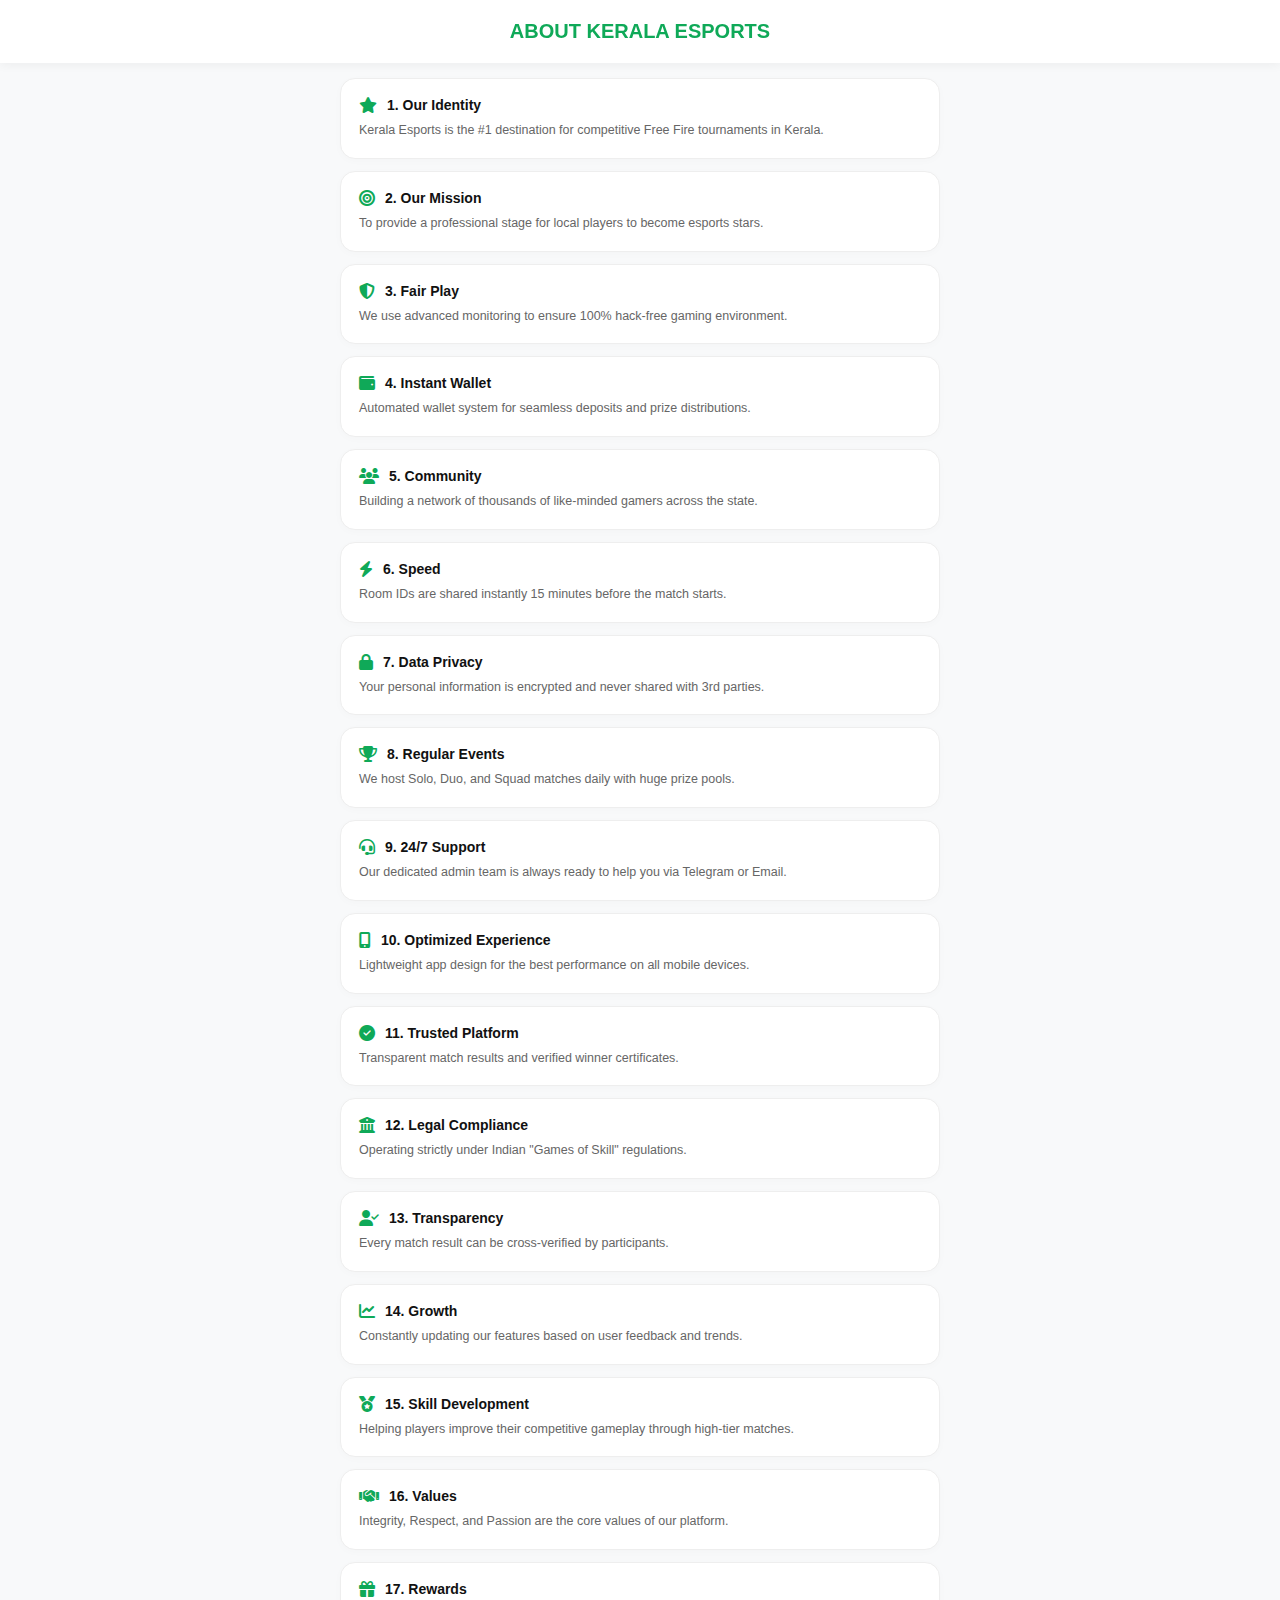
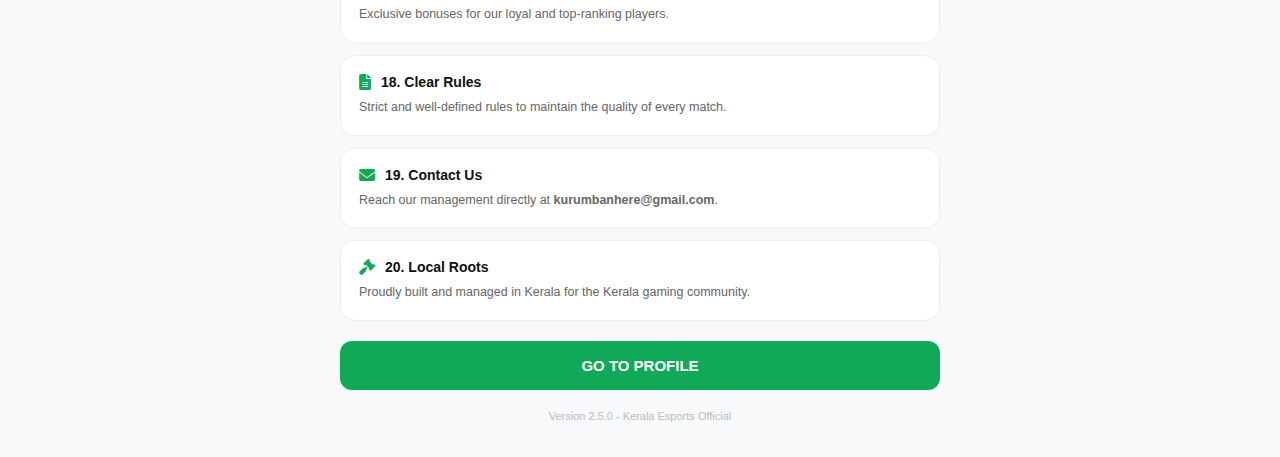
<file: about-us.html>
<!DOCTYPE html>
<html lang="en">
<head>
    <meta charset="UTF-8">
    <meta name="viewport" content="width=device-width, initial-scale=1.0, user-scalable=no">
    <title>About Us - KERALA ESPORTS</title>
    <link rel="stylesheet" href="https://cdnjs.cloudflare.com/ajax/libs/font-awesome/6.5.0/css/all.min.css">
    <style>
        :root { --p-green: #0fa958; --bg: #f8f9fa; --text: #333; }
        body { font-family: 'Poppins', sans-serif; background: var(--bg); color: var(--text); margin: 0; padding: 0; }
        .header { background: #fff; padding: 20px; text-align: center; box-shadow: 0 2px 10px rgba(0,0,0,0.05); position: sticky; top: 0; z-index: 100; }
        .header h2 { margin: 0; color: var(--p-green); font-size: 20px; font-weight: 800; text-transform: uppercase; }
        .container { padding: 15px; max-width: 600px; margin: auto; }
        .about-card { background: #fff; padding: 18px; border-radius: 15px; margin-bottom: 12px; border: 1px solid #eee; box-shadow: 0 2px 8px rgba(0,0,0,0.02); }
        .about-card h3 { font-size: 14px; color: #111; margin: 0 0 8px 0; display: flex; align-items: center; gap: 10px; font-weight: 700; }
        .about-card h3 i { color: var(--p-green); font-size: 16px; }
        .about-card p { font-size: 12.5px; color: #666; margin: 0; line-height: 1.5; text-align: left; }
        .btn-home { display: block; width: 100%; padding: 16px; background: var(--p-green); color: #fff; text-align: center; text-decoration: none; border-radius: 12px; font-weight: 800; margin-top: 20px; font-size: 15px; box-sizing: border-box; }
    </style>
</head>
<body>

<div class="header"><h2>ABOUT KERALA ESPORTS</h2></div>

<div class="container">
    <div class="about-card"><h3><i class="fas fa-star"></i> 1. Our Identity</h3><p>Kerala Esports is the #1 destination for competitive Free Fire tournaments in Kerala.</p></div>
    <div class="about-card"><h3><i class="fas fa-bullseye"></i> 2. Our Mission</h3><p>To provide a professional stage for local players to become esports stars.</p></div>
    <div class="about-card"><h3><i class="fas fa-shield-alt"></i> 3. Fair Play</h3><p>We use advanced monitoring to ensure 100% hack-free gaming environment.</p></div>
    <div class="about-card"><h3><i class="fas fa-wallet"></i> 4. Instant Wallet</h3><p>Automated wallet system for seamless deposits and prize distributions.</p></div>
    <div class="about-card"><h3><i class="fas fa-users"></i> 5. Community</h3><p>Building a network of thousands of like-minded gamers across the state.</p></div>
    <div class="about-card"><h3><i class="fas fa-bolt"></i> 6. Speed</h3><p>Room IDs are shared instantly 15 minutes before the match starts.</p></div>
    <div class="about-card"><h3><i class="fas fa-lock"></i> 7. Data Privacy</h3><p>Your personal information is encrypted and never shared with 3rd parties.</p></div>
    <div class="about-card"><h3><i class="fas fa-trophy"></i> 8. Regular Events</h3><p>We host Solo, Duo, and Squad matches daily with huge prize pools.</p></div>
    <div class="about-card"><h3><i class="fas fa-headset"></i> 9. 24/7 Support</h3><p>Our dedicated admin team is always ready to help you via Telegram or Email.</p></div>
    <div class="about-card"><h3><i class="fas fa-mobile-alt"></i> 10. Optimized Experience</h3><p>Lightweight app design for the best performance on all mobile devices.</p></div>
    <div class="about-card"><h3><i class="fas fa-check-circle"></i> 11. Trusted Platform</h3><p>Transparent match results and verified winner certificates.</p></div>
    <div class="about-card"><h3><i class="fas fa-university"></i> 12. Legal Compliance</h3><p>Operating strictly under Indian "Games of Skill" regulations.</p></div>
    <div class="about-card"><h3><i class="fas fa-user-check"></i> 13. Transparency</h3><p>Every match result can be cross-verified by participants.</p></div>
    <div class="about-card"><h3><i class="fas fa-chart-line"></i> 14. Growth</h3><p>Constantly updating our features based on user feedback and trends.</p></div>
    <div class="about-card"><h3><i class="fas fa-medal"></i> 15. Skill Development</h3><p>Helping players improve their competitive gameplay through high-tier matches.</p></div>
    <div class="about-card"><h3><i class="fas fa-handshake"></i> 16. Values</h3><p>Integrity, Respect, and Passion are the core values of our platform.</p></div>
    <div class="about-card"><h3><i class="fas fa-gift"></i> 17. Rewards</h3><p>Exclusive bonuses for our loyal and top-ranking players.</p></div>
    <div class="about-card"><h3><i class="fas fa-file-alt"></i> 18. Clear Rules</h3><p>Strict and well-defined rules to maintain the quality of every match.</p></div>
    <div class="about-card"><h3><i class="fas fa-envelope"></i> 19. Contact Us</h3><p>Reach our management directly at <b>kurumbanhere@gmail.com</b>.</p></div>
    <div class="about-card"><h3><i class="fas fa-gavel"></i> 20. Local Roots</h3><p>Proudly built and managed in Kerala for the Kerala gaming community.</p></div>

    <a href="index.html" class="btn-home">GO TO PROFILE</a>
    <p style="text-align: center; font-size: 11px; color: #bbb; margin: 20px 0;">Version 2.5.0 - Kerala Esports Official</p>
</div>

</body>
</html>
</file>
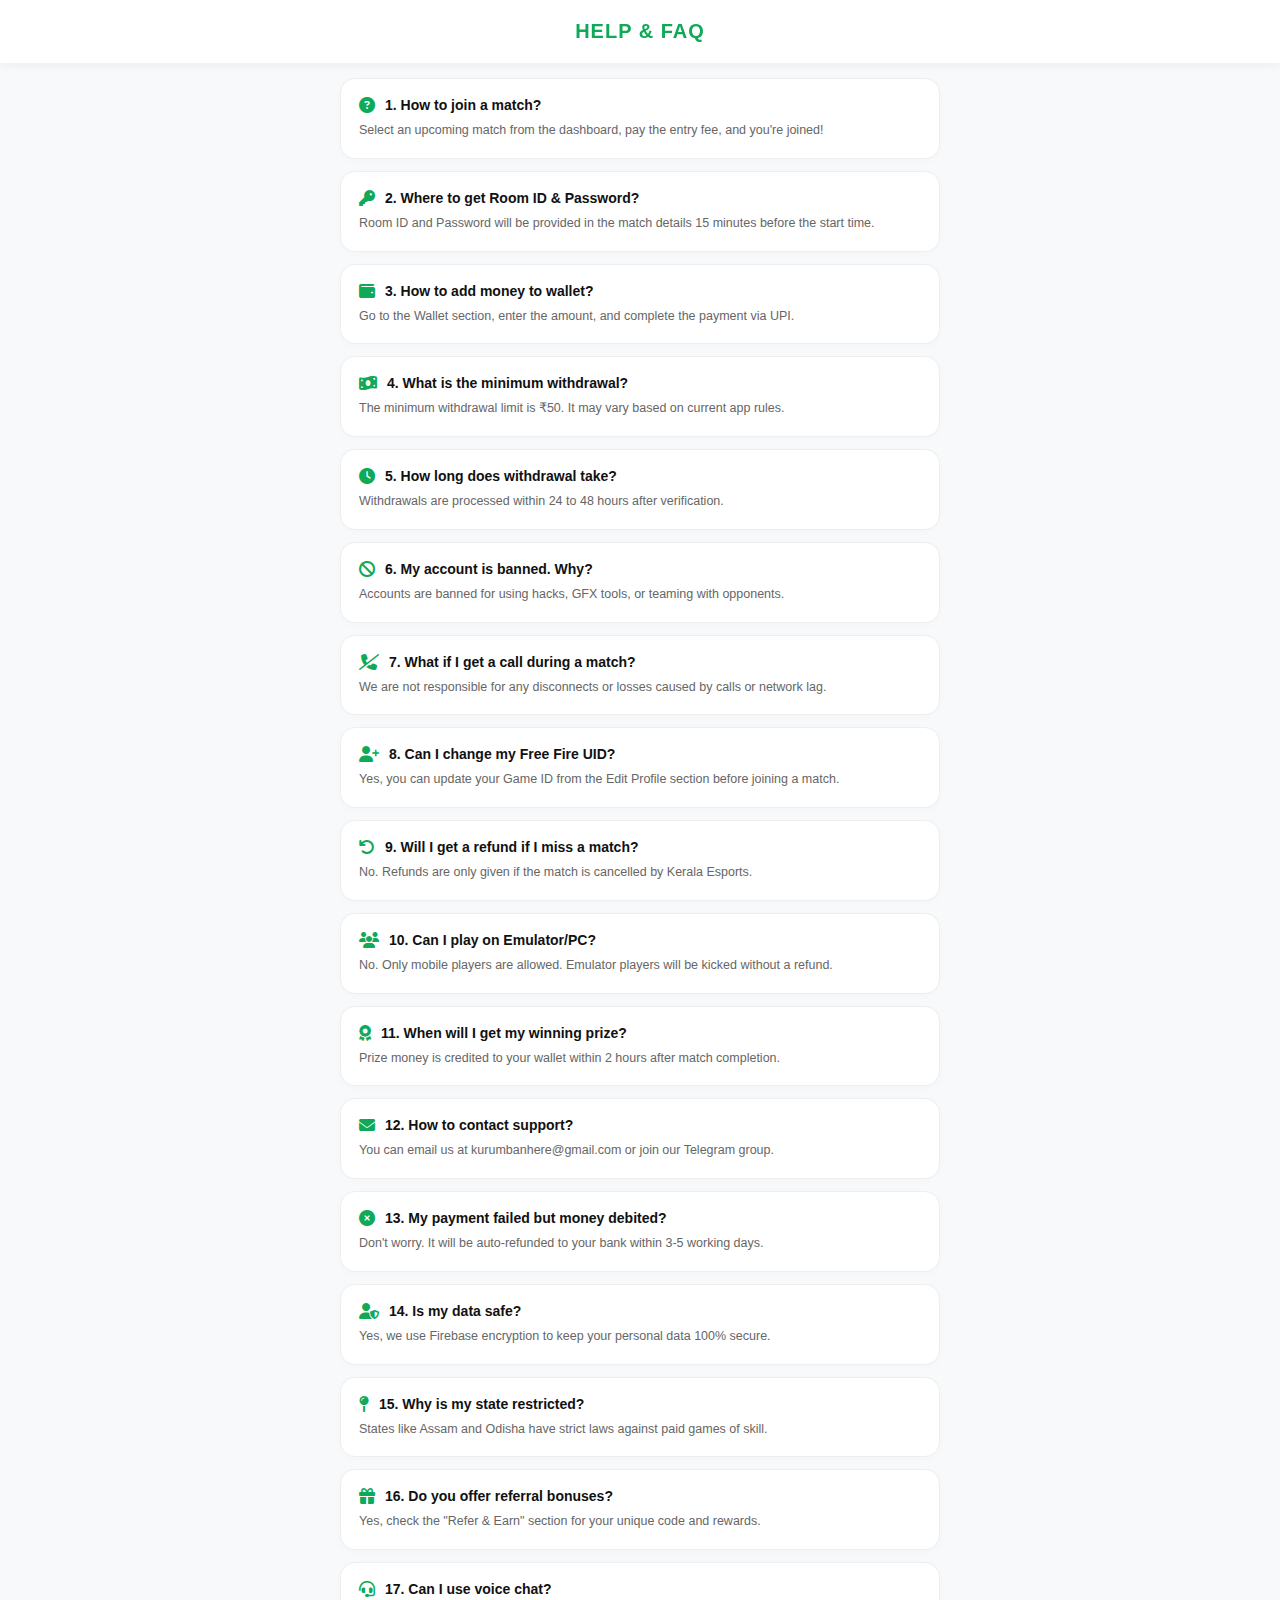
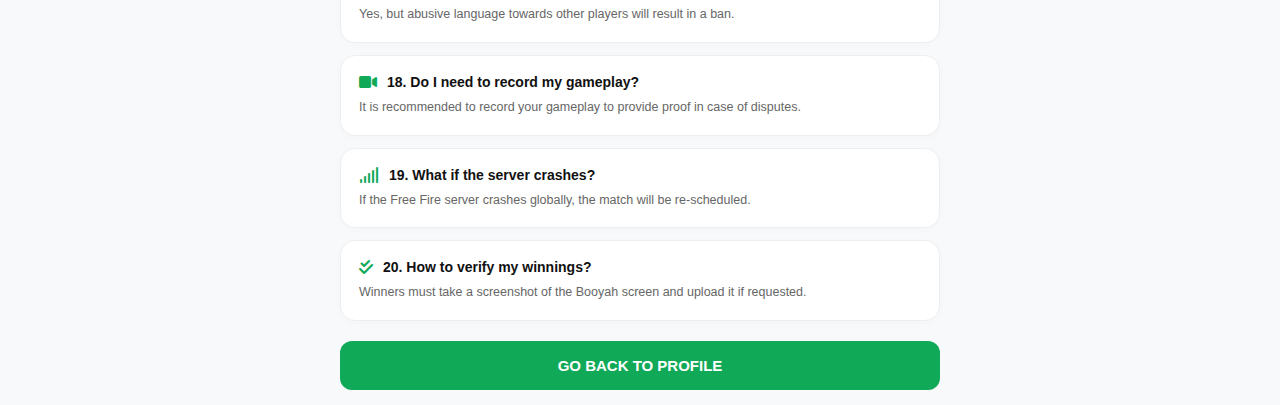
<file: faq.html>
<!DOCTYPE html>
<html lang="en">
<head>
    <meta charset="UTF-8">
    <meta name="viewport" content="width=device-width, initial-scale=1.0, user-scalable=no">
    <title>FAQs - KERALA ESPORTS</title>
    <link rel="stylesheet" href="https://cdnjs.cloudflare.com/ajax/libs/font-awesome/6.5.0/css/all.min.css">
    <style>
        :root { --p-green: #0fa958; --bg: #f8f9fa; --text: #333; }
        body { font-family: 'Poppins', sans-serif; background: var(--bg); color: var(--text); margin: 0; padding: 0; }
        
        .header { 
            background: #fff; padding: 20px; text-align: center; 
            box-shadow: 0 2px 10px rgba(0,0,0,0.05); position: sticky; top: 0; z-index: 100;
        }
        .header h2 { margin: 0; color: var(--p-green); font-size: 20px; font-weight: 800; letter-spacing: 1px; }

        .container { padding: 15px; max-width: 600px; margin: auto; }

        .faq-card {
            background: #fff; padding: 18px; border-radius: 15px; 
            margin-bottom: 12px; border: 1px solid #eee;
            box-shadow: 0 2px 8px rgba(0,0,0,0.02);
        }
        .faq-card h3 { 
            font-size: 14px; color: #111; margin: 0 0 8px 0; 
            display: flex; align-items: center; gap: 10px; font-weight: 700;
        }
        .faq-card h3 i { color: var(--p-green); font-size: 16px; }
        .faq-card p { font-size: 12.5px; color: #666; margin: 0; line-height: 1.5; }

        .btn-home {
            display: block; width: 100%; padding: 16px; background: var(--p-green);
            color: #fff; text-align: center; text-decoration: none; border-radius: 12px;
            font-weight: 800; margin-top: 20px; font-size: 15px; box-sizing: border-box;
        }
    </style>
</head>
<body>

<div class="header"><h2>HELP & FAQ</h2></div>

<div class="container">
    <div class="faq-card"><h3><i class="fas fa-question-circle"></i> 1. How to join a match?</h3><p>Select an upcoming match from the dashboard, pay the entry fee, and you're joined!</p></div>
    <div class="faq-card"><h3><i class="fas fa-key"></i> 2. Where to get Room ID & Password?</h3><p>Room ID and Password will be provided in the match details 15 minutes before the start time.</p></div>
    <div class="faq-card"><h3><i class="fas fa-wallet"></i> 3. How to add money to wallet?</h3><p>Go to the Wallet section, enter the amount, and complete the payment via UPI.</p></div>
    <div class="faq-card"><h3><i class="fas fa-money-bill-wave"></i> 4. What is the minimum withdrawal?</h3><p>The minimum withdrawal limit is ₹50. It may vary based on current app rules.</p></div>
    <div class="faq-card"><h3><i class="fas fa-clock"></i> 5. How long does withdrawal take?</h3><p>Withdrawals are processed within 24 to 48 hours after verification.</p></div>
    <div class="faq-card"><h3><i class="fas fa-ban"></i> 6. My account is banned. Why?</h3><p>Accounts are banned for using hacks, GFX tools, or teaming with opponents.</p></div>
    <div class="faq-card"><h3><i class="fas fa-phone-slash"></i> 7. What if I get a call during a match?</h3><p>We are not responsible for any disconnects or losses caused by calls or network lag.</p></div>
    <div class="faq-card"><h3><i class="fas fa-user-plus"></i> 8. Can I change my Free Fire UID?</h3><p>Yes, you can update your Game ID from the Edit Profile section before joining a match.</p></div>
    <div class="faq-card"><h3><i class="fas fa-undo"></i> 9. Will I get a refund if I miss a match?</h3><p>No. Refunds are only given if the match is cancelled by Kerala Esports.</p></div>
    <div class="faq-card"><h3><i class="fas fa-users"></i> 10. Can I play on Emulator/PC?</h3><p>No. Only mobile players are allowed. Emulator players will be kicked without a refund.</p></div>
    <div class="faq-card"><h3><i class="fas fa-award"></i> 11. When will I get my winning prize?</h3><p>Prize money is credited to your wallet within 2 hours after match completion.</p></div>
    <div class="faq-card"><h3><i class="fas fa-envelope"></i> 12. How to contact support?</h3><p>You can email us at kurumbanhere@gmail.com or join our Telegram group.</p></div>
    <div class="faq-card"><h3><i class="fas fa-times-circle"></i> 13. My payment failed but money debited?</h3><p>Don't worry. It will be auto-refunded to your bank within 3-5 working days.</p></div>
    <div class="faq-card"><h3><i class="fas fa-user-shield"></i> 14. Is my data safe?</h3><p>Yes, we use Firebase encryption to keep your personal data 100% secure.</p></div>
    <div class="faq-card"><h3><i class="fas fa-map-pin"></i> 15. Why is my state restricted?</h3><p>States like Assam and Odisha have strict laws against paid games of skill.</p></div>
    <div class="faq-card"><h3><i class="fas fa-gift"></i> 16. Do you offer referral bonuses?</h3><p>Yes, check the "Refer & Earn" section for your unique code and rewards.</p></div>
    <div class="faq-card"><h3><i class="fas fa-headset"></i> 17. Can I use voice chat?</h3><p>Yes, but abusive language towards other players will result in a ban.</p></div>
    <div class="faq-card"><h3><i class="fas fa-video"></i> 18. Do I need to record my gameplay?</h3><p>It is recommended to record your gameplay to provide proof in case of disputes.</p></div>
    <div class="faq-card"><h3><i class="fas fa-signal"></i> 19. What if the server crashes?</h3><p>If the Free Fire server crashes globally, the match will be re-scheduled.</p></div>
    <div class="faq-card"><h3><i class="fas fa-check-double"></i> 20. How to verify my winnings?</h3><p>Winners must take a screenshot of the Booyah screen and upload it if requested.</p></div>

    <a href="index.html" class="btn-home">GO BACK TO PROFILE</a>
</div>

</body>
</html>
</file>
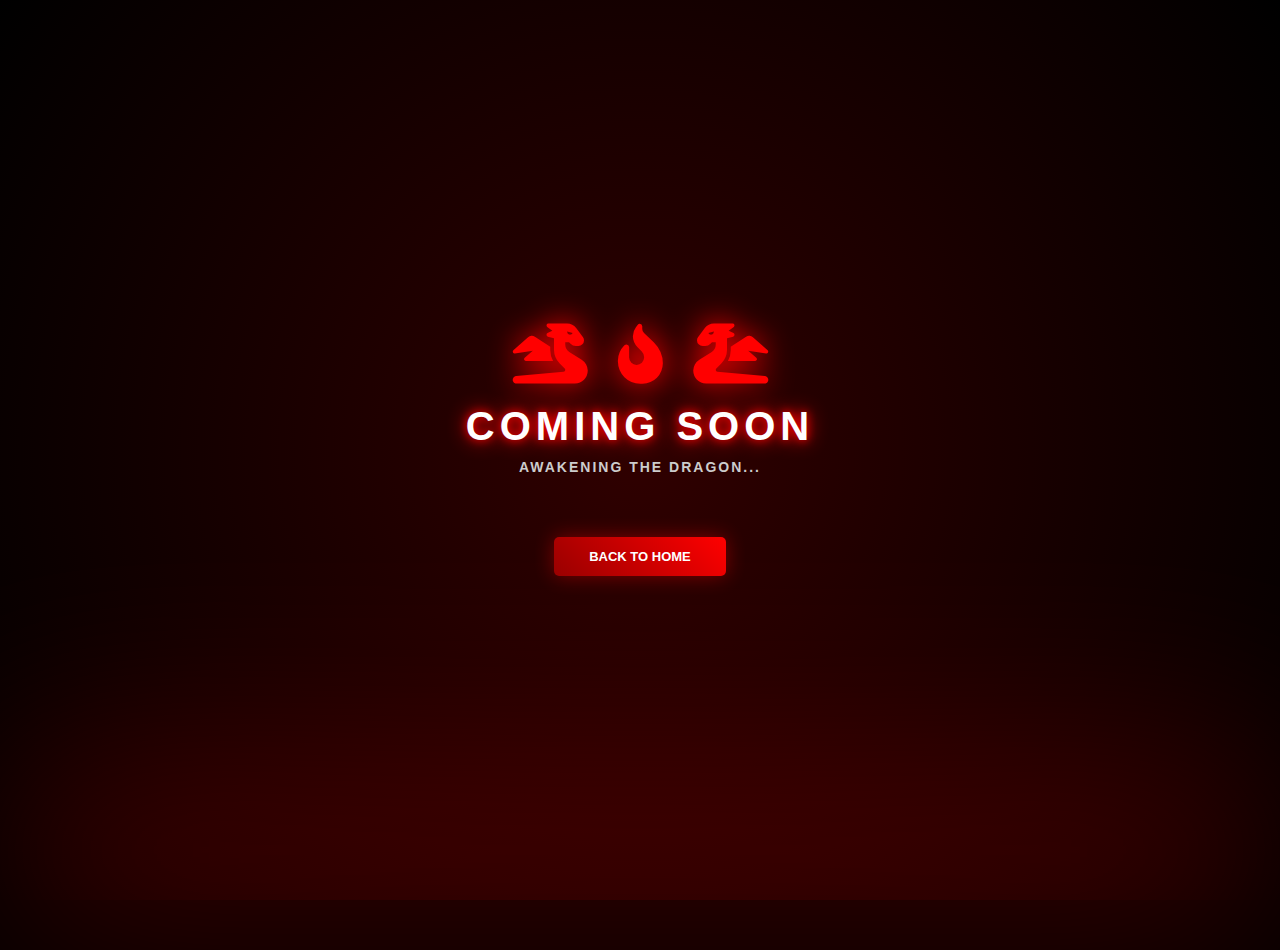
<file: join-private.html>
<!DOCTYPE html>
<html lang="en">
<head>
    <meta charset="UTF-8">
    <title>Coming Soon - KL ESPORTS</title>
    <meta name="viewport" content="width=device-width, initial-scale=1.0, user-scalable=no">
    <link rel="stylesheet" href="https://cdnjs.cloudflare.com/ajax/libs/font-awesome/6.5.0/css/all.min.css">
    <style>
        :root { --p-red: #ff0000; --dark-bg: #000000; }
        
        body {
            margin: 0;
            padding: 0;
            font-family: 'Segoe UI', sans-serif;
            background: var(--dark-bg);
            height: 100vh;
            display: flex;
            align-items: center;
            justify-content: center;
            color: white;
            overflow: hidden;
        }

        .container {
            text-align: center;
            position: relative;
            z-index: 10;
        }

        /* 🐉 Dragon Icons */
        .dragon-box {
            display: flex;
            justify-content: center;
            gap: 30px;
            font-size: 60px;
            color: var(--p-red);
            margin-bottom: 20px;
            filter: drop-shadow(0 0 15px #ff0000);
        }

        .fa-dragon {
            animation: breathe 2s infinite alternate ease-in-out;
        }

        h1 {
            font-size: 40px;
            font-weight: 900;
            margin: 0;
            letter-spacing: 5px;
            color: #fff;
            text-shadow: 0 0 10px #ff0000, 0 0 20px #ff0000;
            text-transform: uppercase;
        }

        p {
            color: #ccc;
            font-size: 14px;
            margin-top: 10px;
            letter-spacing: 2px;
            font-weight: bold;
        }

        /* 🔥 Fire Button */
        .btn-home {
            margin-top: 30px;
            background: linear-gradient(45deg, #990000, #ff0000);
            color: white;
            text-decoration: none;
            padding: 12px 35px;
            border-radius: 5px;
            font-weight: 800;
            font-size: 13px;
            display: inline-block;
            box-shadow: 0 0 20px rgba(255, 0, 0, 0.4);
            transition: 0.3s;
            border: none;
        }

        .btn-home:active {
            transform: scale(0.9);
            box-shadow: 0 0 5px #ff0000;
        }

        /* ⚡ Animations */
        @keyframes breathe {
            from { transform: scale(1) translateY(0); opacity: 0.7; }
            to { transform: scale(1.1) translateY(-10px); opacity: 1; }
        }

        /* Dark Smoke Effect Background */
        .smoke-bg {
            position: absolute;
            width: 100%;
            height: 100%;
            background: radial-gradient(circle, rgba(60,0,0,1) 0%, rgba(0,0,0,1) 100%);
            z-index: 1;
            opacity: 0.8;
        }

        .fire-glow {
            position: absolute;
            bottom: -50px;
            width: 100%;
            height: 200px;
            background: var(--p-red);
            filter: blur(100px);
            opacity: 0.2;
            z-index: 2;
        }
    </style>
</head>
<body>

    <div class="smoke-bg"></div>
    <div class="fire-glow"></div>

    <div class="container">
        <div class="dragon-box">
            <i class="fa-solid fa-dragon"></i>
            <i class="fa-solid fa-fire-flame-curved"></i>
            <i class="fa-solid fa-dragon fa-flip-horizontal"></i>
        </div>
        <h1>COMING SOON</h1>
        <p>AWAKENING THE DRAGON...</p>
        <br>
        <a href="index.html" class="btn-home">BACK TO HOME</a>
    </div>

</body>
</html>
</file>
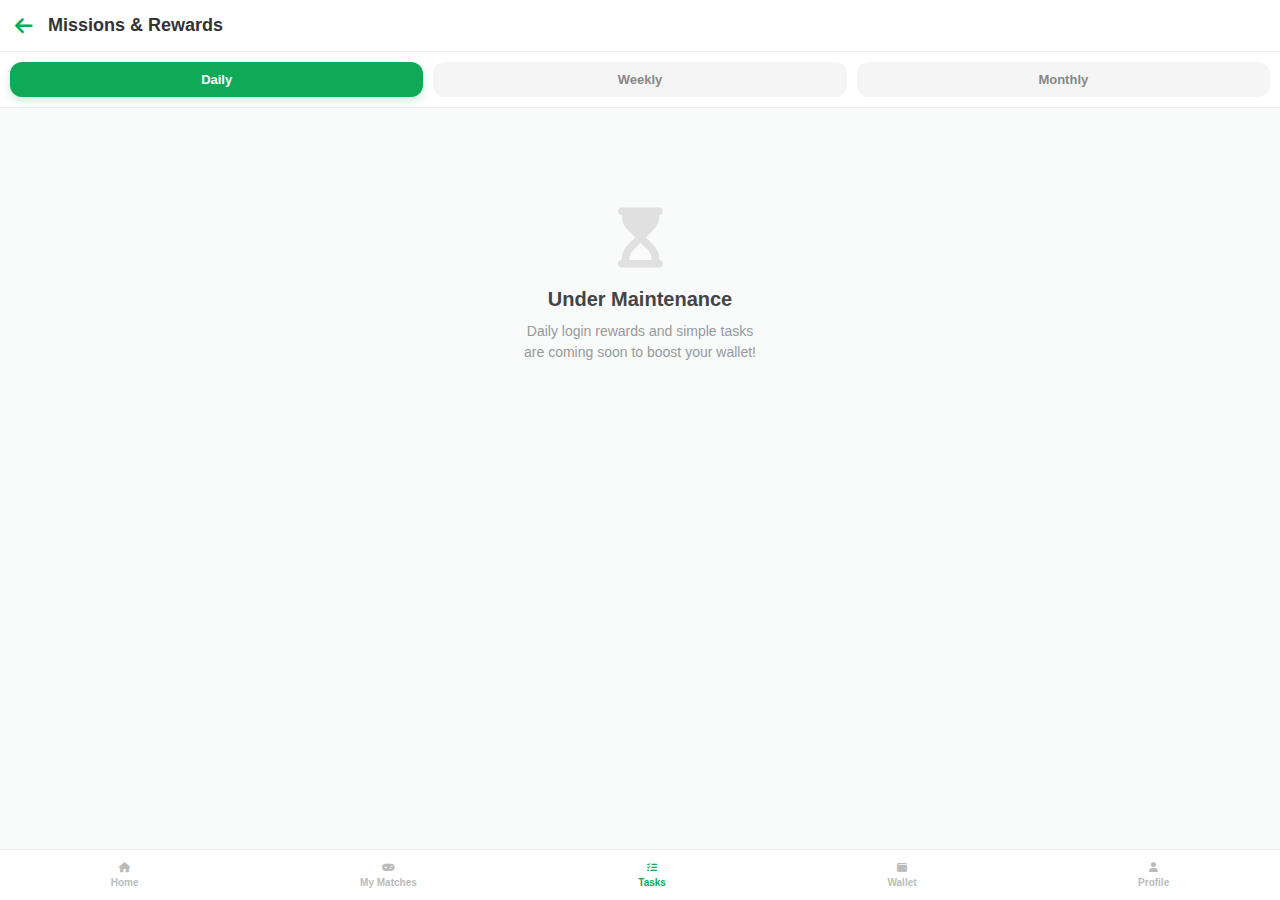
<file: missions.html>
<!DOCTYPE html>
<html lang="en">
<head>
    <meta charset="UTF-8">
    <meta name="viewport" content="width=device-width, initial-scale=1.0">
    <title>Missions - KL ESPORTS</title>
    <link rel="icon" href="data:,">
    
    <link rel="stylesheet" href="https://cdnjs.cloudflare.com/ajax/libs/font-awesome/6.5.0/css/all.min.css">
    
    <style>
        :root { --p-green: #0fa958; --bg-light: #f8fbf9; }
        body { margin: 0; font-family: 'Segoe UI', sans-serif; background: var(--bg-light); color: #333; padding-bottom: 80px; }

        /* LOADER STYLES */
        #loader {
            position: fixed; top: 0; left: 0; width: 100%; height: 100%;
            background: #ffffff; display: flex; justify-content: center; align-items: center;
            z-index: 10000;
        }
        .spinner {
            width: 40px; height: 40px;
            border: 4px solid #f3f3f3; border-top: 4px solid var(--p-green);
            border-radius: 50%; animation: spin 1s linear infinite;
        }
        @keyframes spin { 0% { transform: rotate(0deg); } 100% { transform: rotate(360deg); } }

        /* HEADER */
        .header { background: white; padding: 15px; display: flex; align-items: center; border-bottom: 1px solid #eee; position: sticky; top: 0; z-index: 100; }
        .header i { font-size: 20px; margin-right: 15px; color: var(--p-green); cursor: pointer; }
        .header b { font-size: 18px; }

        /* TAB STYLING */
        .tabs { display: flex; background: white; padding: 10px; gap: 10px; border-bottom: 1px solid #eee; }
        .tab { 
            flex: 1; text-align: center; padding: 10px; font-size: 13px; font-weight: 700; 
            color: #888; cursor: pointer; border-radius: 12px; transition: 0.3s;
            background: #f5f5f5;
        }
        .tab.active { background: var(--p-green); color: white; box-shadow: 0 4px 10px rgba(15, 169, 88, 0.2); }

        .container { padding: 20px; animation: fadeIn 0.5s ease; }
        @keyframes fadeIn { from { opacity: 0; transform: translateY(10px); } to { opacity: 1; transform: translateY(0); } }

        /* MISSION CARD PLACEHOLDER */
        .empty-state { text-align: center; padding: 80px 20px; }
        .empty-state i { font-size: 60px; color: #e0e0e0; margin-bottom: 20px; }
        .empty-state h3 { color: #444; margin: 0 0 10px; font-size: 20px; }
        .empty-state p { color: #999; font-size: 14px; line-height: 1.5; max-width: 250px; margin: 0 auto; }

        /* BOTTOM NAV */
        .bottom-nav{ display:flex; justify-content:space-around; align-items:center; position:fixed; bottom:0; width:100%; background:white; padding:12px 0; border-top: 1px solid #eee; }
        .bottom-nav div{ display:flex; flex-direction:column; align-items:center; color:#bbb; font-size:10px; font-weight: bold; gap:5px; cursor: pointer; }
        .bottom-nav .active{ color:var(--p-green); }
    </style>
</head>
<body>

<div id="loader"><div class="spinner"></div></div>

<div class="header">
    <i class="fa-solid fa-arrow-left" onclick="history.back()"></i>
    <b>Missions & Rewards</b>
</div>

<div class="tabs">
    <div class="tab active" onclick="switchTab('daily', this)">Daily</div>
    <div class="tab" onclick="switchTab('weekly', this)">Weekly</div>
    <div class="tab" onclick="switchTab('monthly', this)">Monthly</div>
</div>

<div id="task-container" class="container">
    
    <div id="daily-tasks" class="tab-content">
        <div class="empty-state">
            <i class="fa-solid fa-hourglass-start"></i>
            <h3>Under Maintenance</h3>
            <p>Daily login rewards and simple tasks are coming soon to boost your wallet!</p>
        </div>
    </div>

    <div id="weekly-tasks" class="tab-content" style="display:none;">
        <div class="empty-state">
            <i class="fa-solid fa-calendar-week"></i>
            <h3>Weekly Challenges</h3>
            <p>Complete 5 matches in a week to earn special bonus cash. Stay tuned!</p>
        </div>
    </div>

    <div id="monthly-tasks" class="tab-content" style="display:none;">
        <div class="empty-state">
            <i class="fa-solid fa-star"></i>
            <h3>Leaderboard Rewards</h3>
            <p>Top 3 players of the month will receive big prizes. Launching next month!</p>
        </div>
    </div>

</div>

<div class="bottom-nav">
    <div onclick="location.href='dashboard.html'"><i class="fa-solid fa-house"></i>Home</div>
    <div onclick="location.href='my-matches.html'"><i class="fa-solid fa-gamepad"></i>My Matches</div>
    <div class="active"><i class="fa-solid fa-tasks"></i>Tasks</div>
    <div onclick="location.href='wallet.html'"><i class="fa-solid fa-wallet"></i>Wallet</div>
    <div onclick="location.href='profile.html'"><i class="fa-solid fa-user"></i>Profile</div>
</div>

<script>
    // LOADER LOGIC
    window.addEventListener("load", () => {
        setTimeout(() => { document.getElementById("loader").style.display = "none"; }, 600);
    });

    // TAB SWITCH LOGIC
    function switchTab(type, el) {
        // Update Tabs
        document.querySelectorAll('.tab').forEach(t => t.classList.remove('active'));
        el.classList.add('active');

        // Update Content
        document.querySelectorAll('.tab-content').forEach(c => c.style.display = 'none');
        document.getElementById(type + '-tasks').style.display = 'block';
    }
</script>

</body>
</html>
</file>
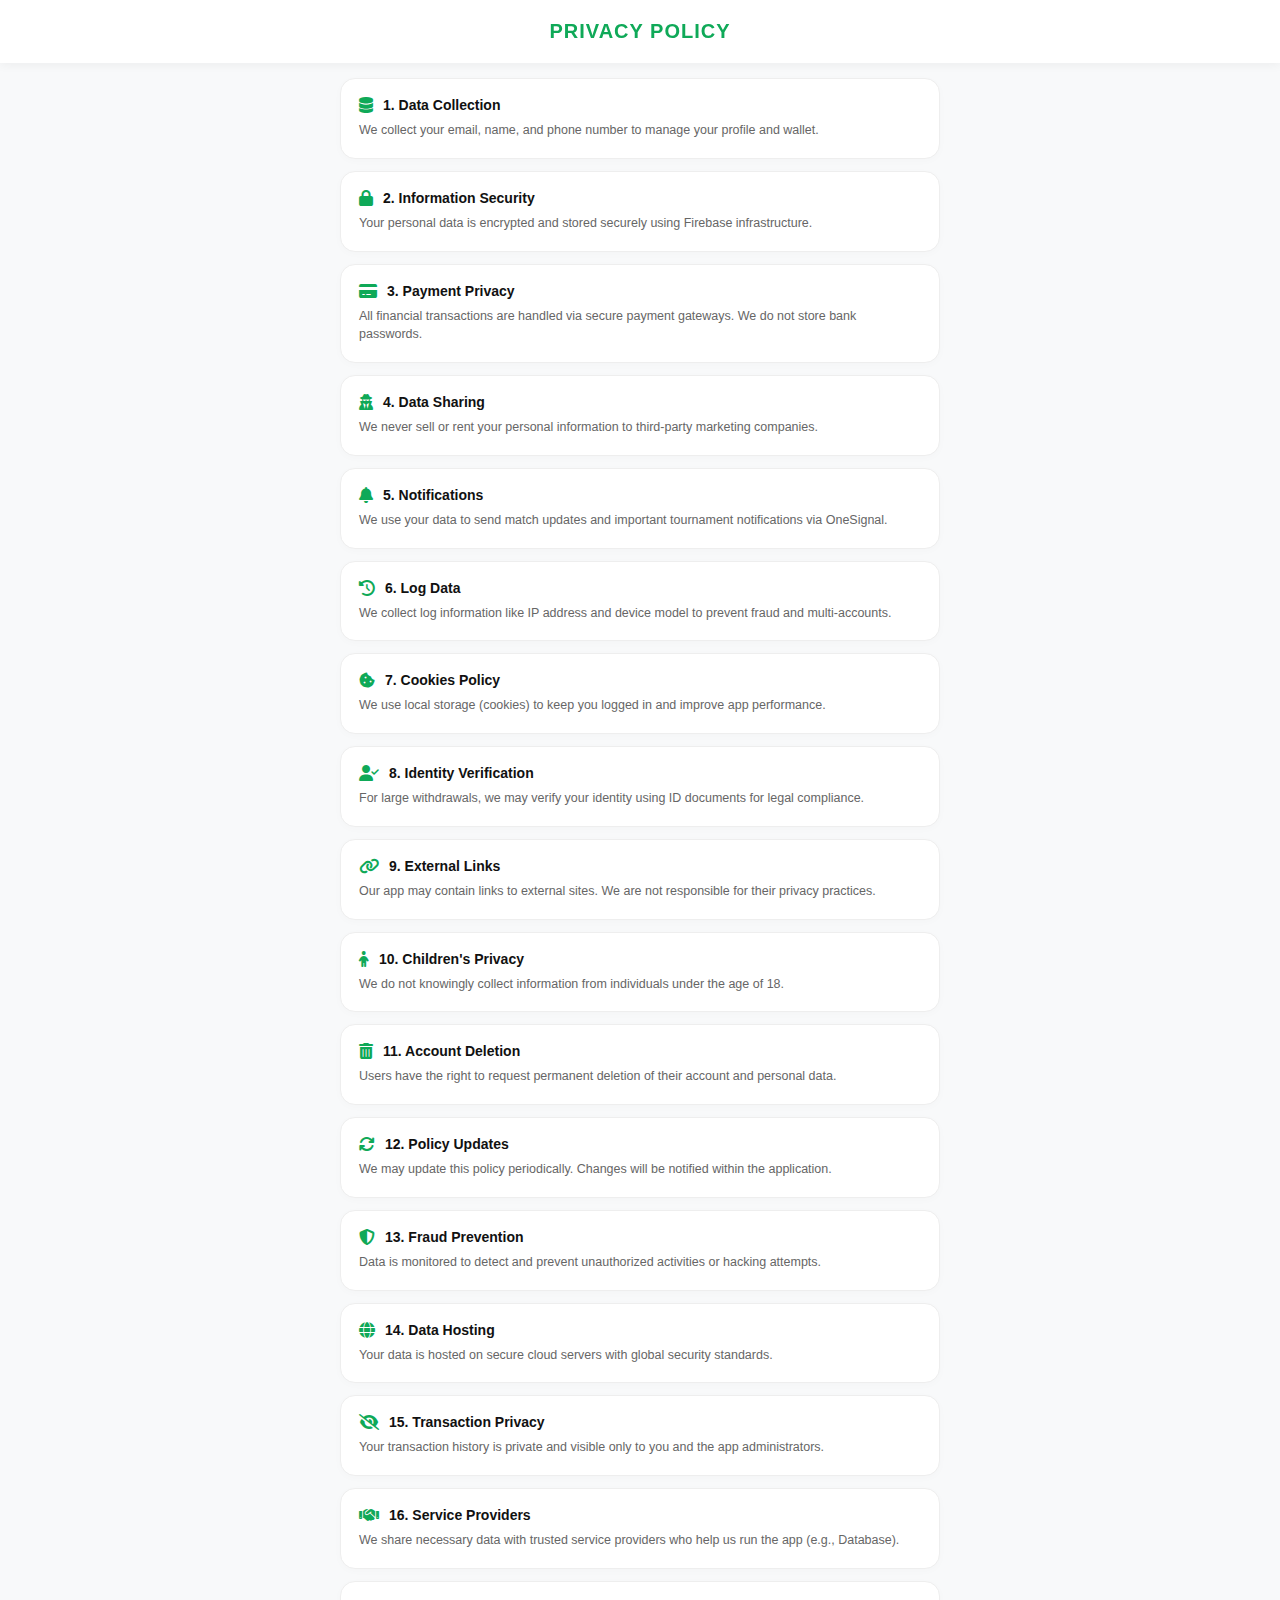
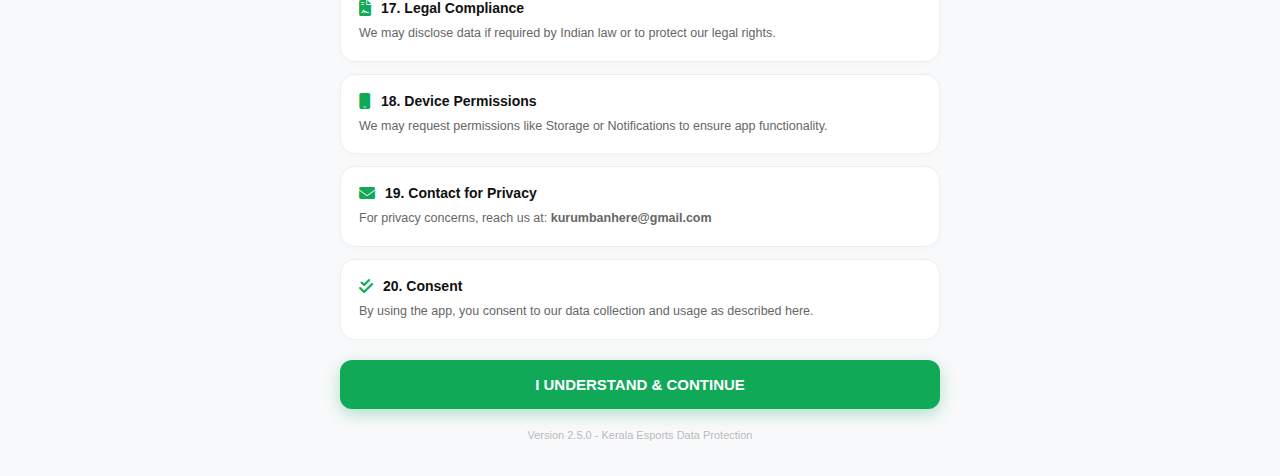
<file: privacy-policy.html>
<!DOCTYPE html>
<html lang="en">
<head>
    <meta charset="UTF-8">
    <meta name="viewport" content="width=device-width, initial-scale=1.0, user-scalable=no">
    <title>Privacy Policy - KERALA ESPORTS</title>
    <link rel="stylesheet" href="https://cdnjs.cloudflare.com/ajax/libs/font-awesome/6.5.0/css/all.min.css">
    <style>
        :root { --p-green: #0fa958; --bg: #f8f9fa; --text: #333; }
        body { font-family: 'Poppins', sans-serif; background: var(--bg); color: var(--text); margin: 0; padding: 0; }
        
        .header { 
            background: #fff; padding: 20px; text-align: center; 
            box-shadow: 0 2px 10px rgba(0,0,0,0.05); position: sticky; top: 0; z-index: 100;
        }
        .header h2 { margin: 0; color: var(--p-green); font-size: 20px; font-weight: 800; letter-spacing: 1px; }

        .container { padding: 15px; max-width: 600px; margin: auto; }

        .legal-card {
            background: #fff; padding: 18px; border-radius: 15px; 
            margin-bottom: 12px; border: 1px solid #eee;
            box-shadow: 0 2px 8px rgba(0,0,0,0.02);
        }
        .legal-card h3 { 
            font-size: 14px; color: #111; margin: 0 0 8px 0; 
            display: flex; align-items: center; gap: 10px; font-weight: 700;
        }
        .legal-card h3 i { color: var(--p-green); font-size: 16px; }
        .legal-card p { font-size: 12.5px; color: #666; margin: 0; line-height: 1.5; text-align: left; }

        .btn-home {
            display: block; width: 100%; padding: 16px; background: var(--p-green);
            color: #fff; text-align: center; text-decoration: none; border-radius: 12px;
            font-weight: 800; margin-top: 20px; font-size: 15px; box-sizing: border-box;
            box-shadow: 0 5px 15px rgba(15, 169, 88, 0.3);
        }
    </style>
</head>
<body>

<div class="header"><h2>PRIVACY POLICY</h2></div>

<div class="container">
    <div class="legal-card"><h3><i class="fas fa-database"></i> 1. Data Collection</h3><p>We collect your email, name, and phone number to manage your profile and wallet.</p></div>
    <div class="legal-card"><h3><i class="fas fa-lock"></i> 2. Information Security</h3><p>Your personal data is encrypted and stored securely using Firebase infrastructure.</p></div>
    <div class="legal-card"><h3><i class="fas fa-credit-card"></i> 3. Payment Privacy</h3><p>All financial transactions are handled via secure payment gateways. We do not store bank passwords.</p></div>
    <div class="legal-card"><h3><i class="fas fa-user-secret"></i> 4. Data Sharing</h3><p>We never sell or rent your personal information to third-party marketing companies.</p></div>
    <div class="legal-card"><h3><i class="fas fa-bell"></i> 5. Notifications</h3><p>We use your data to send match updates and important tournament notifications via OneSignal.</p></div>
    <div class="legal-card"><h3><i class="fas fa-history"></i> 6. Log Data</h3><p>We collect log information like IP address and device model to prevent fraud and multi-accounts.</p></div>
    <div class="legal-card"><h3><i class="fas fa-cookie-bite"></i> 7. Cookies Policy</h3><p>We use local storage (cookies) to keep you logged in and improve app performance.</p></div>
    <div class="legal-card"><h3><i class="fas fa-user-check"></i> 8. Identity Verification</h3><p>For large withdrawals, we may verify your identity using ID documents for legal compliance.</p></div>
    <div class="legal-card"><h3><i class="fas fa-link"></i> 9. External Links</h3><p>Our app may contain links to external sites. We are not responsible for their privacy practices.</p></div>
    <div class="legal-card"><h3><i class="fas fa-child"></i> 10. Children's Privacy</h3><p>We do not knowingly collect information from individuals under the age of 18.</p></div>
    <div class="legal-card"><h3><i class="fas fa-trash-alt"></i> 11. Account Deletion</h3><p>Users have the right to request permanent deletion of their account and personal data.</p></div>
    <div class="legal-card"><h3><i class="fas fa-sync"></i> 12. Policy Updates</h3><p>We may update this policy periodically. Changes will be notified within the application.</p></div>
    <div class="legal-card"><h3><i class="fas fa-shield-alt"></i> 13. Fraud Prevention</h3><p>Data is monitored to detect and prevent unauthorized activities or hacking attempts.</p></div>
    <div class="legal-card"><h3><i class="fas fa-globe"></i> 14. Data Hosting</h3><p>Your data is hosted on secure cloud servers with global security standards.</p></div>
    <div class="legal-card"><h3><i class="fas fa-eye-slash"></i> 15. Transaction Privacy</h3><p>Your transaction history is private and visible only to you and the app administrators.</p></div>
    <div class="legal-card"><h3><i class="fas fa-handshake"></i> 16. Service Providers</h3><p>We share necessary data with trusted service providers who help us run the app (e.g., Database).</p></div>
    <div class="legal-card"><h3><i class="fas fa-file-contract"></i> 17. Legal Compliance</h3><p>We may disclose data if required by Indian law or to protect our legal rights.</p></div>
    <div class="legal-card"><h3><i class="fas fa-mobile"></i> 18. Device Permissions</h3><p>We may request permissions like Storage or Notifications to ensure app functionality.</p></div>
    <div class="legal-card"><h3><i class="fas fa-envelope"></i> 19. Contact for Privacy</h3><p>For privacy concerns, reach us at: <b>kurumbanhere@gmail.com</b></p></div>
    <div class="legal-card"><h3><i class="fas fa-check-double"></i> 20. Consent</h3><p>By using the app, you consent to our data collection and usage as described here.</p></div>

    <a href="index.html" class="btn-home">I UNDERSTAND & CONTINUE</a>
    <p style="text-align: center; font-size: 11px; color: #bbb; margin: 20px 0;">Version 2.5.0 - Kerala Esports Data Protection</p>
</div>

</body>
</html>
</file>
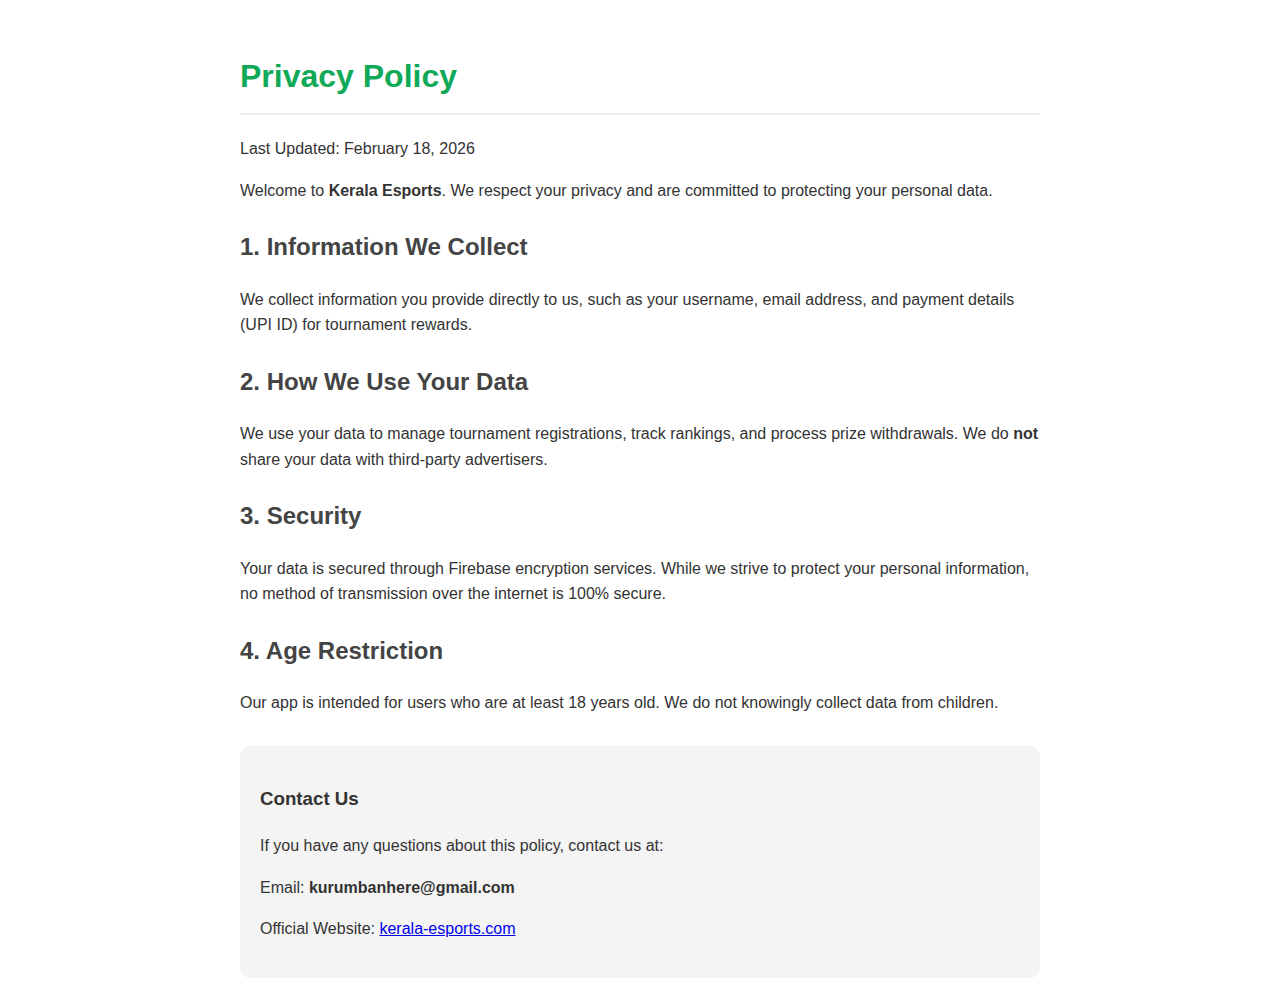
<file: privacy.html>
<!DOCTYPE html>
<html lang="en">
<head>
    <meta charset="UTF-8">
    <meta name="viewport" content="width=device-width, initial-scale=1.0">
    <title>Privacy Policy - Kerala Esports</title>
    <style>
        body { font-family: 'Segoe UI', sans-serif; line-height: 1.6; padding: 30px; max-width: 800px; margin: auto; color: #333; }
        h1 { color: #0fa958; border-bottom: 2px solid #eee; padding-bottom: 10px; }
        h2 { color: #444; margin-top: 25px; }
        .contact { background: #f4f4f4; padding: 20px; border-radius: 10px; margin-top: 30px; }
    </style>
</head>
<body>
    <h1>Privacy Policy</h1>
    <p>Last Updated: February 18, 2026</p>
    
    <p>Welcome to <b>Kerala Esports</b>. We respect your privacy and are committed to protecting your personal data.</p>

    <h2>1. Information We Collect</h2>
    <p>We collect information you provide directly to us, such as your username, email address, and payment details (UPI ID) for tournament rewards.</p>

    <h2>2. How We Use Your Data</h2>
    <p>We use your data to manage tournament registrations, track rankings, and process prize withdrawals. We do <b>not</b> share your data with third-party advertisers.</p>

    <h2>3. Security</h2>
    <p>Your data is secured through Firebase encryption services. While we strive to protect your personal information, no method of transmission over the internet is 100% secure.</p>

    <h2>4. Age Restriction</h2>
    <p>Our app is intended for users who are at least 18 years old. We do not knowingly collect data from children.</p>

    <div class="contact">
        <h3>Contact Us</h3>
        <p>If you have any questions about this policy, contact us at:</p>
        <p>Email: <b>kurumbanhere@gmail.com</b></p>
        <p>Official Website: <a href="https://kerala-esports.com">kerala-esports.com</a></p>
    </div>
</body>
</html>
</file>
